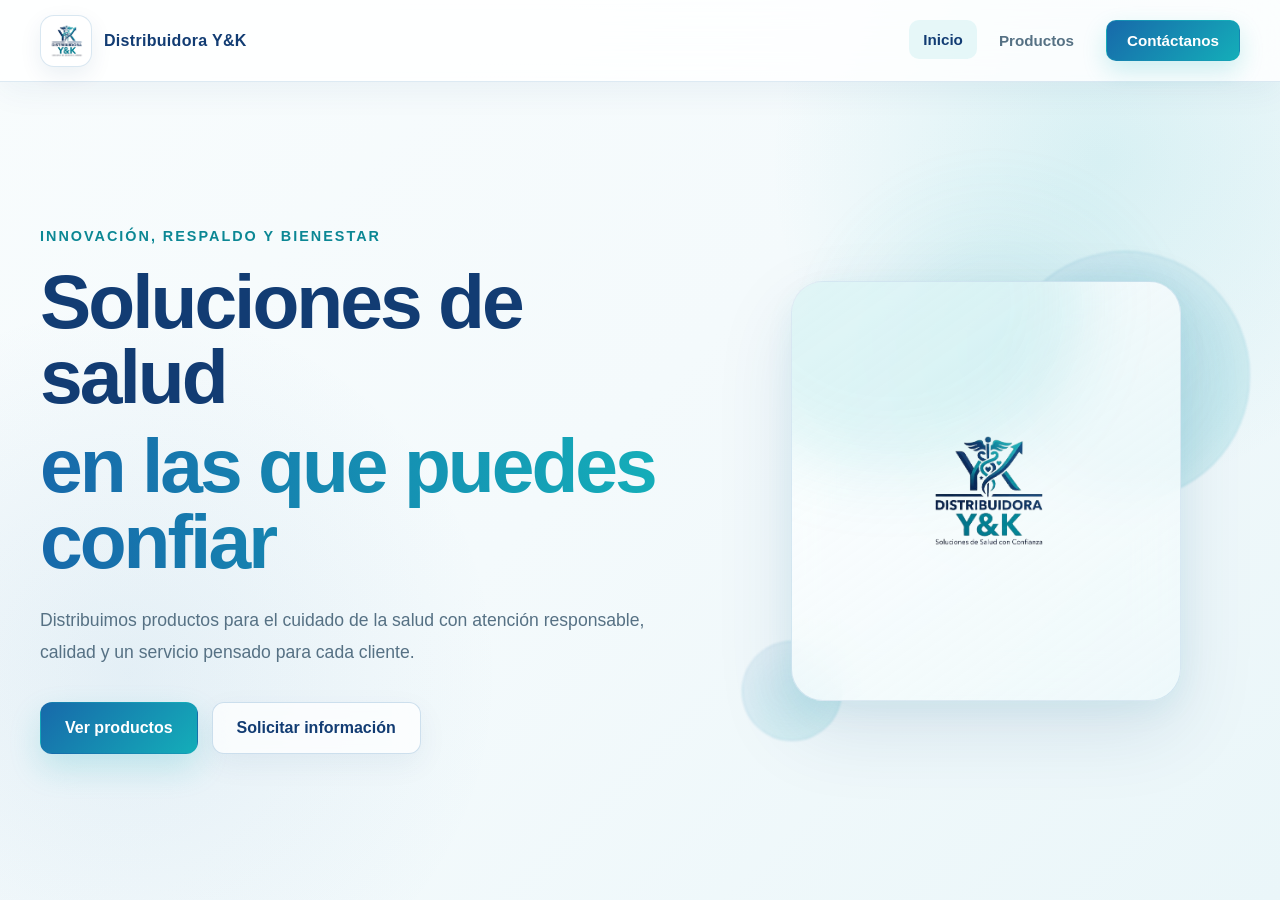
<file: index.html>
<!DOCTYPE html>
<html lang="es">
<head>
    <meta charset="UTF-8">

    <meta
        name="viewport"
        content="width=device-width, initial-scale=1.0"
    >

    <meta
        name="description"
        content="Distribuidora Y&K, soluciones de salud con confianza."
    >

    <title>Distribuidora Y&amp;K | Soluciones de Salud</title>

    <link rel="stylesheet" href="./css/style.css">
</head>

<body>

    <!-- Barra principal de navegación -->
    <nav class="navbar">
        <div class="navbar__container">

            <!-- Logo y nombre de la empresa -->
            <a class="navbar__brand" href="#inicio">
                <img
                    class="navbar__logo"
                    src="./img/logo-yk.png"
                    alt="Logo de Distribuidora Y&K"
                >

                <span class="navbar__name">
                    Distribuidora Y&amp;K
                </span>
            </a>

            <!-- Botón del menú para celulares -->
            <button
                class="navbar__toggle"
                id="menu-toggle"
                type="button"
                aria-label="Abrir menú de navegación"
                aria-expanded="false"
                aria-controls="navbar-menu"
            >
                <span></span>
                <span></span>
                <span></span>
            </button>

            <!-- Enlaces principales -->
            <div class="navbar__menu" id="navbar-menu">

                <a class="navbar__link active" href="#inicio">
                    Inicio
                </a>

                <a class="navbar__link" href="./productos.html">
                    Productos
                </a>

                <a
                    class="navbar__link navbar__link--contact"
                    href="./contacto.html"
                >
                    Contáctanos
                </a>

            </div>
        </div>
    </nav>

    <!-- Contenido principal -->
    <main>

        <!-- Portada principal -->
        <section class="hero" id="inicio">

            <!-- Columna izquierda -->
            <div class="hero__content">

                <p class="hero__eyebrow">
                    Innovación, respaldo y bienestar
                </p>

                <h1 class="hero__title">
                    Soluciones de salud

                    <span>
                        en las que puedes confiar
                    </span>
                </h1>

                <p class="hero__description">
                    Distribuimos productos para el cuidado de la salud
                    con atención responsable, calidad y un servicio
                    pensado para cada cliente.
                </p>

                <div class="hero__actions">

                    <a
                        class="button button--primary"
                        href="./productos.html"
                    >
                        Ver productos
                    </a>

                    <a
                        class="button button--secondary"
                        href="./contacto.html"
                    >
                        Solicitar información
                    </a>

                </div>
            </div>

            <!-- Columna derecha -->
            <div class="hero__visual" aria-hidden="true">

                <div class="hero__orb hero__orb--large"></div>
                <div class="hero__orb hero__orb--small"></div>

                <div class="hero__card">

                    <img
                        class="hero__logo"
                        src="./img/logo-yk.png"
                        alt=""
                    >

                </div>
            </div>

        </section>

    </main>

    <!-- Conexión con JavaScript -->
    <script src="./js/script.js"></script>

</body>
</html>
</file>
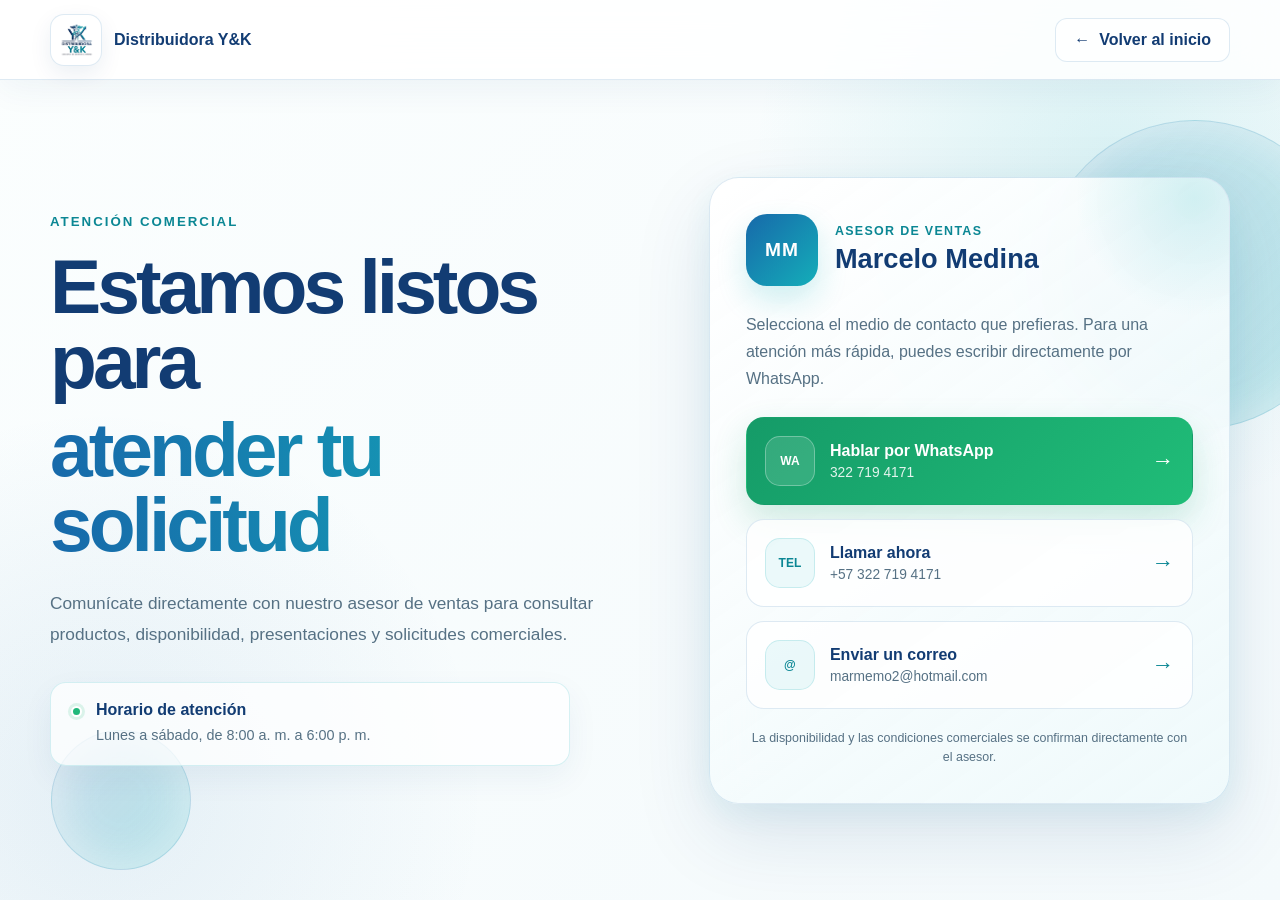
<file: contacto.html>
<!DOCTYPE html>
<html lang="es">
<head>
    <meta charset="UTF-8">

    <meta
        name="viewport"
        content="width=device-width, initial-scale=1.0"
    >

    <meta
        name="description"
        content="Contacta al asesor comercial de Distribuidora Y&K para solicitar información sobre productos y disponibilidad."
    >

    <title>Contacto | Distribuidora Y&amp;K</title>

    <link rel="stylesheet" href="./css/contacto.css">
</head>

<body>

    <!-- Encabezado de la página de contacto -->
    <header class="contact-header">

        <div class="contact-header__container">

            <!-- Logo y nombre de la empresa -->
            <a
                class="contact-header__brand"
                href="./index.html"
                aria-label="Volver al inicio de Distribuidora Y&K"
            >
                <img
                    class="contact-header__logo"
                    src="./img/logo-yk.png"
                    alt="Logo de Distribuidora Y&K"
                >

                <span>Distribuidora Y&amp;K</span>
            </a>

            <!-- Enlace para regresar a la página principal -->
            <a class="back-link" href="./index.html">
                <span aria-hidden="true">&larr;</span>
                Volver al inicio
            </a>

        </div>

    </header>

    <!-- Contenido principal de la página -->
    <main class="contact-page">

        <!-- Elementos decorativos -->
        <div
            class="contact-page__decoration contact-page__decoration--one"
            aria-hidden="true"
        ></div>

        <div
            class="contact-page__decoration contact-page__decoration--two"
            aria-hidden="true"
        ></div>

        <div class="contact-page__container">

            <!-- Columna izquierda: presentación -->
            <section class="contact-intro">

                <p class="contact-intro__label">
                    Atención comercial
                </p>

                <h1>
                    Estamos listos para
                    <span>atender tu solicitud</span>
                </h1>

                <p class="contact-intro__description">
                    Comunícate directamente con nuestro asesor de ventas
                    para consultar productos, disponibilidad, presentaciones
                    y solicitudes comerciales.
                </p>

                <!-- Horario de atención -->
                <div class="contact-intro__schedule">

                    <span
                        class="contact-intro__status"
                        aria-hidden="true"
                    ></span>

                    <div>
                        <strong>Horario de atención</strong>

                        <span>
                            Lunes a sábado, de 8:00 a. m. a 6:00 p. m.
                        </span>
                    </div>

                </div>

            </section>

            <!-- Columna derecha: tarjeta del asesor -->
            <section
                class="contact-card"
                aria-labelledby="advisor-name"
            >

                <!-- Información del asesor -->
                <div class="contact-card__advisor">

                    <div
                        class="contact-card__avatar"
                        aria-hidden="true"
                    >
                        MM
                    </div>

                    <div>
                        <p>Asesor de ventas</p>

                        <h2 id="advisor-name">
                            Marcelo Medina
                        </h2>
                    </div>

                </div>

                <p class="contact-card__text">
                    Selecciona el medio de contacto que prefieras.
                    Para una atención más rápida, puedes escribir
                    directamente por WhatsApp.
                </p>

                <!-- Enlace directo a WhatsApp -->
                <a
                    class="contact-action contact-action--whatsapp"
                    href="https://wa.me/573227194171?text=Hola%20Marcelo%2C%20vi%20el%20sitio%20web%20de%20Distribuidora%20Y%26K%20y%20deseo%20recibir%20informaci%C3%B3n%20sobre%20sus%20productos."
                    target="_blank"
                    rel="noopener noreferrer"
                    aria-label="Hablar con Marcelo Medina por WhatsApp"
                >
                    <span
                        class="contact-action__icon"
                        aria-hidden="true"
                    >
                        WA
                    </span>

                    <span class="contact-action__information">
                        <strong>Hablar por WhatsApp</strong>
                        <small>322 719 4171</small>
                    </span>

                    <span
                        class="contact-action__arrow"
                        aria-hidden="true"
                    >
                        &rarr;
                    </span>
                </a>

                <!-- Enlace para realizar una llamada -->
                <a
                    class="contact-action"
                    href="tel:+573227194171"
                    aria-label="Llamar a Marcelo Medina al 322 719 4171"
                >
                    <span
                        class="contact-action__icon"
                        aria-hidden="true"
                    >
                        TEL
                    </span>

                    <span class="contact-action__information">
                        <strong>Llamar ahora</strong>
                        <small>+57 322 719 4171</small>
                    </span>

                    <span
                        class="contact-action__arrow"
                        aria-hidden="true"
                    >
                        &rarr;
                    </span>
                </a>

                <!-- Enlace para enviar un correo -->
                <a
                    class="contact-action"
                    href="mailto:marmemo2@hotmail.com?subject=Solicitud%20de%20informaci%C3%B3n%20-%20Distribuidora%20Y%26K&amp;body=Hola%20Marcelo%2C%20deseo%20recibir%20informaci%C3%B3n%20sobre%20los%20productos."
                    aria-label="Enviar un correo a marmemo2@hotmail.com"
                >
                    <span
                        class="contact-action__icon"
                        aria-hidden="true"
                    >
                        @
                    </span>

                    <span class="contact-action__information">
                        <strong>Enviar un correo</strong>
                        <small>marmemo2@hotmail.com</small>
                    </span>

                    <span
                        class="contact-action__arrow"
                        aria-hidden="true"
                    >
                        &rarr;
                    </span>
                </a>

                <p class="contact-card__notice">
                    La disponibilidad y las condiciones comerciales
                    se confirman directamente con el asesor.
                </p>

            </section>

        </div>

    </main>

</body>
</html>
</file>
<file: css/style.css>
/* ========================================
   1. VARIABLES DEL PROYECTO
======================================== */

:root {
    /* Colores principales tomados de la identidad visual */
    --color-primary: #14aeb9;
    --color-primary-dark: #0b8794;
    --color-secondary: #1769aa;
    --color-deep-blue: #123c73;

    /* Superficies claras */
    --color-background: #f4fafc;
    --color-background-alt: #eaf5f8;
    --color-surface: rgba(255, 255, 255, 0.78);

    /* Colores de texto */
    --color-text: #12304a;
    --color-text-muted: #567184;

    /* Bordes y sombras */
    --color-border: rgba(23, 105, 170, 0.14);
    --shadow-soft: 0 20px 60px rgba(18, 60, 115, 0.1);
    --shadow-glow: 0 20px 70px rgba(20, 174, 185, 0.14);

    /* Medidas reutilizables */
    --container-width: 1200px;
    --navbar-height: 82px;
    --transition: 0.3s ease;
}


/* ========================================
   2. REINICIO GENERAL
======================================== */

* {
    margin: 0;
    padding: 0;
    box-sizing: border-box;
}

html {
    scroll-behavior: smooth;
}

body {
    min-height: 100vh;
    overflow-x: hidden;

    font-family: Arial, Helvetica, sans-serif;
    color: var(--color-text);

    background:
        radial-gradient(
            circle at 86% 18%,
            rgba(20, 174, 185, 0.12),
            transparent 25%
        ),
        radial-gradient(
            circle at 10% 75%,
            rgba(23, 105, 170, 0.08),
            transparent 28%
        ),
        linear-gradient(
            135deg,
            #f8fcfd 0%,
            var(--color-background) 48%,
            #eaf6f9 100%
        );
}

a {
    color: inherit;
    text-decoration: none;
}

button {
    font: inherit;
}


/* ========================================
   3. BARRA DE NAVEGACIÓN
======================================== */

.navbar {
    position: fixed;
    top: 0;
    left: 0;
    z-index: 1000;

    width: 100%;
    height: var(--navbar-height);

    border-bottom: 1px solid var(--color-border);

    background: rgba(255, 255, 255, 0.82);

    box-shadow:
        0 8px 35px rgba(18, 60, 115, 0.06);

    backdrop-filter: blur(20px);
    -webkit-backdrop-filter: blur(20px);
}

.navbar__container {
    width: min(100% - 40px, var(--container-width));
    height: 100%;
    margin: 0 auto;

    display: flex;
    align-items: center;
    justify-content: space-between;
}

.navbar__brand {
    display: flex;
    align-items: center;
    gap: 12px;
}

.navbar__logo {
    width: 52px;
    height: 52px;
    padding: 3px;

    object-fit: cover;

    border: 1px solid rgba(23, 105, 170, 0.16);
    border-radius: 14px;

    background-color: #ffffff;

    box-shadow:
        0 8px 22px rgba(18, 60, 115, 0.08);
}

.navbar__name {
    color: var(--color-deep-blue);
    font-size: 1rem;
    font-weight: 800;
    letter-spacing: 0.3px;
}

.navbar__menu {
    display: flex;
    align-items: center;
    gap: 8px;
}

.navbar__link {
    position: relative;

    padding: 11px 14px;
    border-radius: 10px;

    color: var(--color-text-muted);
    font-size: 0.95rem;
    font-weight: 700;

    transition:
        color var(--transition),
        background-color var(--transition),
        transform var(--transition);
}

.navbar__link:hover,
.navbar__link.active {
    color: var(--color-deep-blue);

    background-color: rgba(20, 174, 185, 0.09);

    transform: translateY(-1px);
}

.navbar__link--contact {
    margin-left: 10px;
    padding-inline: 20px;

    color: #ffffff;

    border: 1px solid rgba(20, 174, 185, 0.35);

    background:
        linear-gradient(
            135deg,
            var(--color-secondary),
            var(--color-primary)
        );

    box-shadow:
        0 10px 25px rgba(20, 174, 185, 0.2);
}

.navbar__link--contact:hover {
    color: #ffffff;

    background:
        linear-gradient(
            135deg,
            var(--color-deep-blue),
            var(--color-secondary)
        );

    box-shadow:
        0 13px 30px rgba(23, 105, 170, 0.24);
}


/* Botón móvil oculto en computadoras */

.navbar__toggle {
    display: none;

    width: 46px;
    height: 46px;
    padding: 10px;

    border: 1px solid var(--color-border);
    border-radius: 10px;

    background-color: rgba(20, 174, 185, 0.08);
    cursor: pointer;
}

.navbar__toggle span {
    display: block;

    width: 100%;
    height: 2px;
    margin: 5px 0;

    border-radius: 2px;
    background-color: var(--color-deep-blue);

    transition: var(--transition);
}


/* ========================================
   4. PORTADA PRINCIPAL
======================================== */

.hero {
    position: relative;

    width: min(100% - 40px, var(--container-width));
    min-height: 100vh;
    margin: 0 auto;
    padding: calc(var(--navbar-height) + 70px) 0 70px;

    display: grid;
    grid-template-columns: 1.1fr 0.9fr;
    align-items: center;
    gap: 70px;

    isolation: isolate;
}

.hero::before {
    content: "";

    position: absolute;
    top: 16%;
    right: 3%;
    z-index: -1;

    width: 420px;
    height: 420px;

    border-radius: 50%;

    background:
        radial-gradient(
            circle,
            rgba(20, 174, 185, 0.14),
            rgba(20, 174, 185, 0.03) 48%,
            transparent 70%
        );

    filter: blur(8px);
}

.hero__content {
    position: relative;
    z-index: 2;
}

.hero__eyebrow {
    margin-bottom: 20px;

    color: var(--color-primary-dark);
    font-size: 0.9rem;
    font-weight: 800;
    letter-spacing: 2px;
    text-transform: uppercase;
}

.hero__title {
    max-width: 750px;
    margin-bottom: 26px;

    color: var(--color-deep-blue);

    font-size: clamp(2.7rem, 6vw, 5.5rem);
    line-height: 0.98;
    letter-spacing: -3px;
}

.hero__title span {
    display: block;
    margin-top: 14px;

    color: transparent;

    background:
        linear-gradient(
            90deg,
            var(--color-secondary),
            var(--color-primary)
        );

    background-clip: text;
    -webkit-background-clip: text;
}

.hero__description {
    max-width: 620px;
    margin-bottom: 34px;

    color: var(--color-text-muted);
    font-size: 1.1rem;
    line-height: 1.8;
}

.hero__actions {
    display: flex;
    flex-wrap: wrap;
    gap: 14px;
}


/* ========================================
   5. BOTONES
======================================== */

.button {
    display: inline-flex;
    justify-content: center;
    align-items: center;

    min-height: 52px;
    padding: 0 24px;

    border: 1px solid transparent;
    border-radius: 12px;

    font-weight: 700;

    transition:
        transform var(--transition),
        box-shadow var(--transition),
        background-color var(--transition);
}

.button:hover {
    transform: translateY(-3px);
}

.button--primary {
    color: #ffffff;

    background:
        linear-gradient(
            135deg,
            var(--color-secondary),
            var(--color-primary)
        );

    box-shadow:
        0 14px 32px rgba(20, 174, 185, 0.2);
}

.button--primary:hover {
    box-shadow:
        0 18px 42px rgba(20, 174, 185, 0.3);
}

.button--secondary {
    color: var(--color-deep-blue);

    border-color: rgba(23, 105, 170, 0.2);

    background-color: rgba(255, 255, 255, 0.72);

    box-shadow:
        0 10px 30px rgba(18, 60, 115, 0.06);

    backdrop-filter: blur(12px);
}

.button--secondary:hover {
    border-color: rgba(20, 174, 185, 0.34);
    background-color: #ffffff;
}


/* ========================================
   6. ELEMENTO VISUAL DE LA PORTADA
======================================== */

.hero__visual {
    position: relative;

    min-height: 520px;

    display: grid;
    place-items: center;
}

.hero__card {
    position: relative;
    z-index: 2;

    width: min(100%, 390px);
    min-height: 420px;
    padding: 40px;

    display: flex;
    flex-direction: column;
    justify-content: center;
    align-items: center;

    overflow: hidden;

    border: 1px solid rgba(23, 105, 170, 0.14);
    border-radius: 32px;

    color: var(--color-text);
    text-align: center;

    background:
        linear-gradient(
            145deg,
            rgba(255, 255, 255, 0.94),
            rgba(238, 249, 251, 0.72)
        );

    box-shadow:
        0 30px 80px rgba(18, 60, 115, 0.11),
        0 10px 35px rgba(20, 174, 185, 0.08);

    backdrop-filter: blur(20px);
    -webkit-backdrop-filter: blur(20px);
}

.hero__card::before {
    content: "";

    position: absolute;
    top: -35%;
    left: -25%;

    width: 100%;
    height: 80%;

    border-radius: 50%;

    background: rgba(20, 174, 185, 0.13);

    filter: blur(35px);
}

.hero__logo {
    position: relative;

    width: min(290px, 100%);
    height: auto;
    margin: 0;

    border-radius: 20px;
}

.hero__orb {
    position: absolute;

    border: 1px solid rgba(23, 105, 170, 0.1);
    border-radius: 50%;

    background:
        linear-gradient(
            135deg,
            rgba(23, 105, 170, 0.15),
            rgba(20, 174, 185, 0.28)
        );

    box-shadow:
        inset 0 0 45px rgba(255, 255, 255, 0.4);

    filter: blur(1px);
    opacity: 0.75;
}

.hero__orb--large {
    width: 250px;
    height: 250px;

    top: 20px;
    right: -10px;
}

.hero__orb--small {
    width: 100px;
    height: 100px;

    bottom: 10px;
    left: 10px;
}


/* ========================================
   7. DISEÑO RESPONSIVE
======================================== */

@media (max-width: 900px) {

    .navbar__toggle {
        display: block;
    }

    .navbar__menu {
        position: absolute;
        top: calc(100% + 1px);
        left: 0;

        width: 100%;
        padding: 20px;

        display: none;
        flex-direction: column;
        align-items: stretch;

        border-bottom: 1px solid var(--color-border);
        background-color: rgba(255, 255, 255, 0.97);

        box-shadow: 0 20px 40px rgba(18, 60, 115, 0.1);
        backdrop-filter: blur(20px);
    }

    .navbar__menu.is-open {
        display: flex;
    }

    .navbar__link {
        padding: 14px 16px;
        text-align: center;
    }

    .navbar__link--contact {
        margin-top: 8px;
        margin-left: 0;
    }

    .hero {
        grid-template-columns: 1fr;
        gap: 30px;

        padding-top: calc(var(--navbar-height) + 60px);
    }

    .hero__content {
        text-align: center;
    }

    .hero__description {
        margin-inline: auto;
    }

    .hero__actions {
        justify-content: center;
    }

    .hero__visual {
        min-height: 460px;
    }
}

@media (max-width: 560px) {

    :root {
        --navbar-height: 72px;
    }

    .navbar__container,
    .hero {
        width: min(100% - 28px, var(--container-width));
    }

    .navbar__logo {
        width: 44px;
        height: 44px;
    }

    .navbar__name {
        max-width: 150px;
        font-size: 0.88rem;
    }

    .hero__title {
        font-size: clamp(2.4rem, 13vw, 3.7rem);
        letter-spacing: -2px;
    }

    .hero__description {
        font-size: 1rem;
    }

    .hero__actions {
        flex-direction: column;
    }

    .button {
        width: 100%;
    }

    .hero__card {
        min-height: 370px;
        padding: 25px;
    }
}
</file>
<file: css/contacto.css>
/* ========================================
   1. VARIABLES DE DISEÑO
======================================== */

:root {
    --color-primary: #14aeb9;
    --color-primary-dark: #0b8794;
    --color-secondary: #1769aa;
    --color-deep-blue: #123c73;

    --color-background: #f4fafc;
    --color-background-alt: #eaf5f8;
    --color-surface: rgba(255, 255, 255, 0.86);

    --color-text: #12304a;
    --color-text-muted: #567184;
    --color-border: rgba(23, 105, 170, 0.14);

    --container-width: 1180px;
    --transition: 0.3s ease;
}


/* ========================================
   2. REINICIO GENERAL
======================================== */

* {
    margin: 0;
    padding: 0;
    box-sizing: border-box;
}

html {
    scroll-behavior: smooth;
}

body {
    min-height: 100vh;
    overflow-x: hidden;

    font-family: Arial, Helvetica, sans-serif;
    color: var(--color-text);

    background:
        radial-gradient(
            circle at 87% 18%,
            rgba(20, 174, 185, 0.13),
            transparent 27%
        ),
        radial-gradient(
            circle at 8% 88%,
            rgba(23, 105, 170, 0.09),
            transparent 27%
        ),
        linear-gradient(
            135deg,
            #fbfefe,
            var(--color-background)
        );
}

a {
    color: inherit;
    text-decoration: none;
}

img {
    display: block;
    max-width: 100%;
}


/* ========================================
   3. ENCABEZADO
======================================== */

.contact-header {
    position: relative;
    z-index: 10;

    width: 100%;
    height: 80px;

    border-bottom: 1px solid var(--color-border);

    background-color: rgba(255, 255, 255, 0.84);

    box-shadow:
        0 8px 35px rgba(18, 60, 115, 0.06);

    backdrop-filter: blur(20px);
    -webkit-backdrop-filter: blur(20px);
}

.contact-header__container {
    width: min(100% - 40px, var(--container-width));
    height: 100%;
    margin: 0 auto;

    display: flex;
    align-items: center;
    justify-content: space-between;
    gap: 20px;
}

.contact-header__brand {
    display: flex;
    align-items: center;
    gap: 12px;

    color: var(--color-deep-blue);
    font-weight: 800;
}

.contact-header__logo {
    width: 52px;
    height: 52px;
    padding: 3px;

    object-fit: cover;

    border: 1px solid var(--color-border);
    border-radius: 14px;

    background-color: #ffffff;

    box-shadow:
        0 8px 22px rgba(18, 60, 115, 0.08);
}

.back-link {
    min-height: 44px;
    padding: 0 18px;

    display: inline-flex;
    align-items: center;
    gap: 9px;

    border: 1px solid var(--color-border);
    border-radius: 12px;

    color: var(--color-deep-blue);
    font-weight: 700;

    background-color: rgba(255, 255, 255, 0.75);

    transition:
        transform var(--transition),
        border-color var(--transition),
        background-color var(--transition);
}

.back-link:hover {
    transform: translateX(-3px);

    border-color: rgba(20, 174, 185, 0.3);
    background-color: #ffffff;
}


/* ========================================
   4. CONTENIDO PRINCIPAL
======================================== */

.contact-page {
    position: relative;

    min-height: calc(100vh - 80px);
    padding: 70px 0;

    display: grid;
    align-items: center;

    overflow: hidden;
}

.contact-page__container {
    position: relative;
    z-index: 2;

    width: min(100% - 40px, var(--container-width));
    margin: 0 auto;

    display: grid;
    grid-template-columns: 1fr 0.9fr;
    align-items: center;
    gap: 80px;
}


/* Elementos circulares decorativos */

.contact-page__decoration {
    position: absolute;

    border: 1px solid rgba(23, 105, 170, 0.08);
    border-radius: 50%;

    background:
        linear-gradient(
            135deg,
            rgba(23, 105, 170, 0.12),
            rgba(20, 174, 185, 0.25)
        );

    box-shadow:
        inset 0 0 50px rgba(255, 255, 255, 0.48);
}

.contact-page__decoration--one {
    width: 310px;
    height: 310px;

    top: 40px;
    right: -70px;
}

.contact-page__decoration--two {
    width: 140px;
    height: 140px;

    bottom: 30px;
    left: 4%;
}


/* ========================================
   5. INTRODUCCIÓN
======================================== */

.contact-intro__label {
    margin-bottom: 20px;

    color: var(--color-primary-dark);
    font-size: 0.83rem;
    font-weight: 800;
    letter-spacing: 2px;
    text-transform: uppercase;
}

.contact-intro h1 {
    max-width: 680px;
    margin-bottom: 26px;

    color: var(--color-deep-blue);
    font-size: clamp(3rem, 6vw, 5.7rem);
    line-height: 0.98;
    letter-spacing: -4px;
}

.contact-intro h1 span {
    display: block;
    margin-top: 12px;

    color: transparent;

    background:
        linear-gradient(
            90deg,
            var(--color-secondary),
            var(--color-primary)
        );

    background-clip: text;
    -webkit-background-clip: text;
}

.contact-intro__description {
    max-width: 620px;
    margin-bottom: 32px;

    color: var(--color-text-muted);
    font-size: 1.08rem;
    line-height: 1.8;
}

.contact-intro__schedule {
    max-width: 520px;
    padding: 18px 20px;

    display: flex;
    align-items: flex-start;
    gap: 14px;

    border: 1px solid rgba(20, 174, 185, 0.17);
    border-radius: 16px;

    background-color: rgba(255, 255, 255, 0.74);

    box-shadow:
        0 12px 32px rgba(18, 60, 115, 0.06);
}

.contact-intro__status {
    flex-shrink: 0;

    width: 11px;
    height: 11px;
    margin-top: 5px;

    border: 2px solid #ffffff;
    border-radius: 50%;

    background-color: #20b87a;

    box-shadow:
        0 0 0 3px rgba(32, 184, 122, 0.14);
}

.contact-intro__schedule strong,
.contact-intro__schedule div > span {
    display: block;
}

.contact-intro__schedule strong {
    margin-bottom: 6px;
    color: var(--color-deep-blue);
}

.contact-intro__schedule div > span {
    color: var(--color-text-muted);
    font-size: 0.9rem;
    line-height: 1.5;
}


/* ========================================
   6. TARJETA DEL ASESOR
======================================== */

.contact-card {
    position: relative;

    padding: 36px;

    overflow: hidden;

    border: 1px solid var(--color-border);
    border-radius: 30px;

    background:
        linear-gradient(
            145deg,
            rgba(255, 255, 255, 0.97),
            rgba(238, 249, 251, 0.85)
        );

    box-shadow:
        0 30px 80px rgba(18, 60, 115, 0.12),
        0 10px 35px rgba(20, 174, 185, 0.08);

    backdrop-filter: blur(20px);
    -webkit-backdrop-filter: blur(20px);
}

.contact-card::before {
    content: "";

    position: absolute;
    top: -100px;
    right: -85px;

    width: 240px;
    height: 240px;

    border-radius: 50%;

    background:
        radial-gradient(
            circle,
            rgba(20, 174, 185, 0.16),
            transparent 70%
        );
}

.contact-card__advisor {
    position: relative;
    z-index: 2;

    margin-bottom: 25px;

    display: flex;
    align-items: center;
    gap: 17px;
}

.contact-card__avatar {
    flex-shrink: 0;

    width: 72px;
    height: 72px;

    display: grid;
    place-items: center;

    border-radius: 21px;

    color: #ffffff;
    font-size: 1.2rem;
    font-weight: 900;
    letter-spacing: 1px;

    background:
        linear-gradient(
            135deg,
            var(--color-secondary),
            var(--color-primary)
        );

    box-shadow:
        0 14px 30px rgba(20, 174, 185, 0.2);
}

.contact-card__advisor p {
    margin-bottom: 5px;

    color: var(--color-primary-dark);
    font-size: 0.78rem;
    font-weight: 800;
    letter-spacing: 1.3px;
    text-transform: uppercase;
}

.contact-card__advisor h2 {
    color: var(--color-deep-blue);
    font-size: 1.7rem;
}

.contact-card__text {
    position: relative;
    z-index: 2;

    margin-bottom: 25px;

    color: var(--color-text-muted);
    line-height: 1.7;
}


/* ========================================
   7. OPCIONES DE CONTACTO
======================================== */

.contact-action {
    position: relative;
    z-index: 2;

    min-height: 88px;
    margin-top: 14px;
    padding: 16px 18px;

    display: grid;
    grid-template-columns: auto 1fr auto;
    align-items: center;
    gap: 15px;

    border: 1px solid var(--color-border);
    border-radius: 18px;

    background-color: rgba(255, 255, 255, 0.82);

    transition:
        transform var(--transition),
        border-color var(--transition),
        box-shadow var(--transition);
}

.contact-action:hover {
    transform: translateY(-3px);

    border-color: rgba(20, 174, 185, 0.35);

    box-shadow:
        0 16px 38px rgba(18, 60, 115, 0.09);
}

.contact-action__icon {
    width: 50px;
    height: 50px;

    display: grid;
    place-items: center;

    border: 1px solid rgba(20, 174, 185, 0.17);
    border-radius: 15px;

    color: var(--color-primary-dark);
    font-size: 0.75rem;
    font-weight: 900;

    background-color: rgba(20, 174, 185, 0.08);
}

.contact-action__information {
    min-width: 0;
}

.contact-action__information strong,
.contact-action__information small {
    display: block;
}

.contact-action__information strong {
    margin-bottom: 5px;
    color: var(--color-deep-blue);
}

.contact-action__information small {
    overflow-wrap: anywhere;

    color: var(--color-text-muted);
    font-size: 0.86rem;
}

.contact-action__arrow {
    color: var(--color-primary-dark);
    font-size: 1.4rem;

    transition: transform var(--transition);
}

.contact-action:hover .contact-action__arrow {
    transform: translateX(5px);
}


/* Diseño especial para WhatsApp */

.contact-action--whatsapp {
    color: #ffffff;
    border-color: transparent;

    background:
        linear-gradient(
            135deg,
            #159b68,
            #20bd78
        );

    box-shadow:
        0 15px 35px rgba(21, 155, 104, 0.2);
}

.contact-action--whatsapp:hover {
    border-color: transparent;

    box-shadow:
        0 20px 42px rgba(21, 155, 104, 0.28);
}

.contact-action--whatsapp .contact-action__icon {
    color: #ffffff;
    border-color: rgba(255, 255, 255, 0.3);
    background-color: rgba(255, 255, 255, 0.13);
}

.contact-action--whatsapp strong,
.contact-action--whatsapp small,
.contact-action--whatsapp .contact-action__arrow {
    color: #ffffff;
}

.contact-action--whatsapp small {
    opacity: 0.88;
}

.contact-card__notice {
    position: relative;
    z-index: 2;

    margin-top: 20px;

    color: var(--color-text-muted);
    font-size: 0.78rem;
    line-height: 1.5;
    text-align: center;
}


/* ========================================
   8. DISEÑO RESPONSIVE
======================================== */

@media (max-width: 900px) {

    .contact-page {
        padding: 60px 0 80px;
    }

    .contact-page__container {
        grid-template-columns: 1fr;
        gap: 50px;
    }

    .contact-intro {
        text-align: center;
    }

    .contact-intro__description,
    .contact-intro__schedule {
        margin-right: auto;
        margin-left: auto;
    }
}

@media (max-width: 560px) {

    .contact-header {
        height: 72px;
    }

    .contact-header__container,
    .contact-page__container {
        width: min(100% - 28px, var(--container-width));
    }

    .contact-header__logo {
        width: 45px;
        height: 45px;
    }

    .contact-header__brand span {
        display: none;
    }

    .back-link {
        padding: 0 14px;
        font-size: 0.88rem;
    }

    .contact-page {
        min-height: calc(100vh - 72px);
        padding: 50px 0 65px;
    }

    .contact-intro h1 {
        font-size: clamp(2.7rem, 13vw, 4rem);
        letter-spacing: -2.5px;
    }

    .contact-card {
        padding: 23px;
        border-radius: 23px;
    }

    .contact-card__avatar {
        width: 62px;
        height: 62px;
        border-radius: 18px;
    }

    .contact-card__advisor h2 {
        font-size: 1.4rem;
    }

    .contact-action {
        padding: 15px;
        gap: 12px;
    }

    .contact-action__icon {
        width: 46px;
        height: 46px;
        border-radius: 13px;
    }

    .contact-action__arrow {
        display: none;
    }
}
</file>
